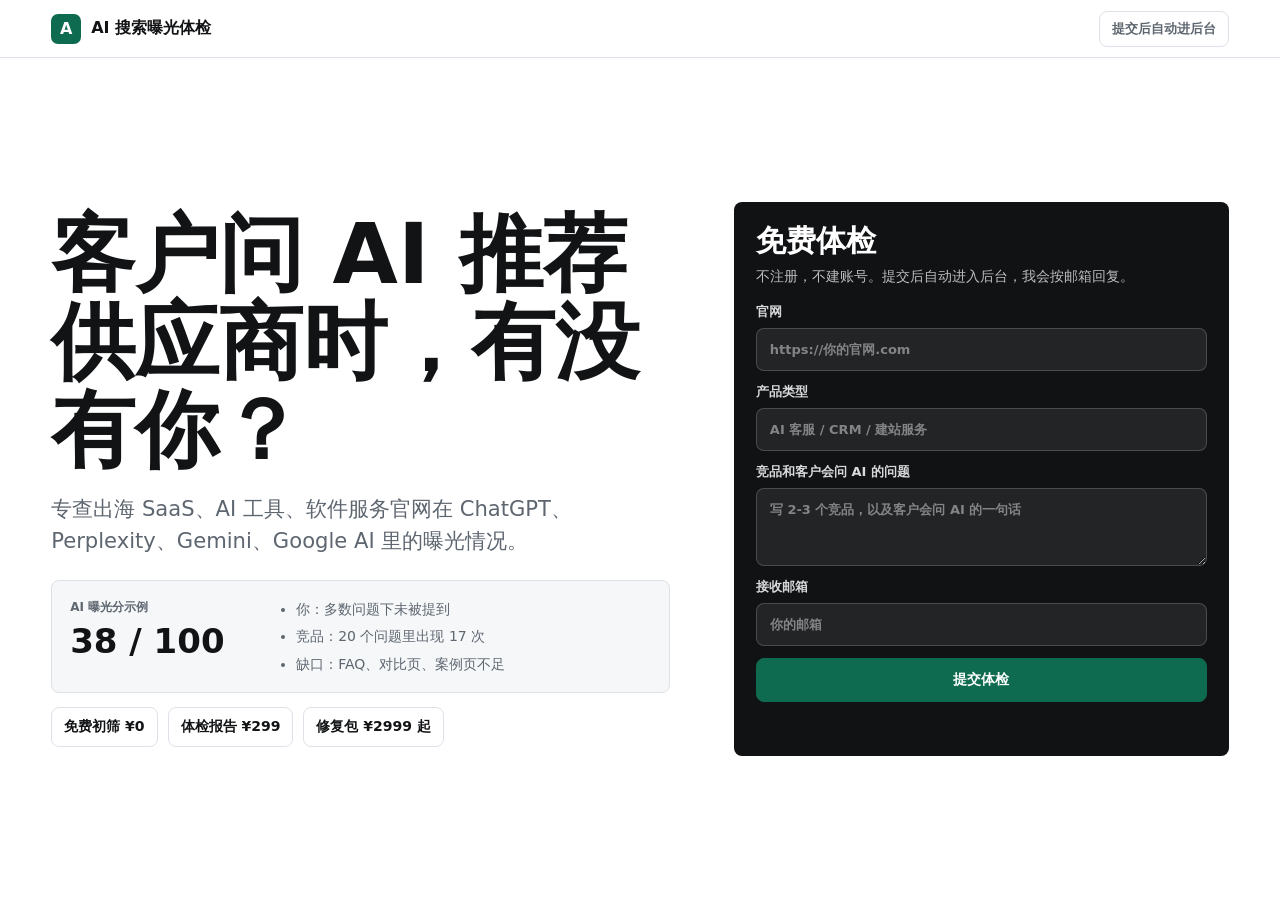
<file: index.html>
<!doctype html>
<html lang="zh-CN">
  <head>
    <meta charset="utf-8" />
    <meta name="viewport" content="width=device-width, initial-scale=1" />
    <title>AI 搜索曝光体检 | 免费查 AI 有没有推荐你</title>
    <meta
      name="description"
      content="一个极简中文工具：输入官网、产品、竞品和邮箱，提交 AI 搜索曝光体检线索。"
    />
    <meta property="og:title" content="AI 搜索曝光体检" />
    <meta property="og:description" content="客户问 AI 推荐供应商时，有没有你？" />
    <meta property="og:type" content="website" />
    <meta property="og:url" content="https://zsfd1997-glitch.github.io/" />
    <meta property="og:image" content="/assets/og.svg" />
    <meta name="twitter:card" content="summary_large_image" />
    <link rel="canonical" href="https://zsfd1997-glitch.github.io/" />
    <link rel="icon" href="/assets/favicon.svg" type="image/svg+xml" />
    <link rel="stylesheet" href="/assets/styles.css" />
  </head>
  <body>
    <header class="site-header">
      <a class="brand" href="/" aria-label="AI 搜索曝光体检首页">
        <span class="brand-mark" aria-hidden="true">A</span>
        <span>AI 搜索曝光体检</span>
      </a>
      <span class="mail-link">提交后自动进后台</span>
    </header>

    <main class="screen">
      <section class="copy" aria-labelledby="hero-title">
        <h1 id="hero-title">客户问 AI 推荐供应商时，有没有你？</h1>
        <p>专查出海 SaaS、AI 工具、软件服务官网在 ChatGPT、Perplexity、Gemini、Google AI 里的曝光情况。</p>

        <div class="score-card" aria-label="体检报告示例">
          <div>
            <small>AI 曝光分示例</small>
            <strong>38 / 100</strong>
          </div>
          <ul>
            <li>你：多数问题下未被提到</li>
            <li>竞品：20 个问题里出现 17 次</li>
            <li>缺口：FAQ、对比页、案例页不足</li>
          </ul>
        </div>

        <div class="pricing-row" aria-label="价格">
          <span>免费初筛 ¥0</span>
          <span>体检报告 ¥299</span>
          <span>修复包 ¥2999 起</span>
        </div>
      </section>

      <section class="tool" aria-labelledby="form-title">
        <h2 id="form-title">免费体检</h2>
        <p>不注册，不建账号。提交后自动进入后台，我会按邮箱回复。</p>

        <form id="lead-form" class="lead-form">
          <label class="hp" aria-hidden="true">
            公司
            <input name="company" type="text" tabindex="-1" autocomplete="off" />
          </label>
          <label>
            官网
            <input name="website" type="url" placeholder="https://你的官网.com" required />
          </label>
          <label>
            产品类型
            <input name="category" type="text" placeholder="AI 客服 / CRM / 建站服务" required />
          </label>
          <label>
            竞品和客户会问 AI 的问题
            <textarea name="context" placeholder="写 2-3 个竞品，以及客户会问 AI 的一句话" required></textarea>
          </label>
          <label>
            接收邮箱
            <input name="email" type="email" placeholder="你的邮箱" required />
          </label>
          <button class="button primary" type="submit">提交体检</button>
          <p id="form-result" class="form-result" role="status"></p>
        </form>
      </section>
    </main>

    <script src="/assets/app.js" type="module"></script>
  </body>
</html>
</file>
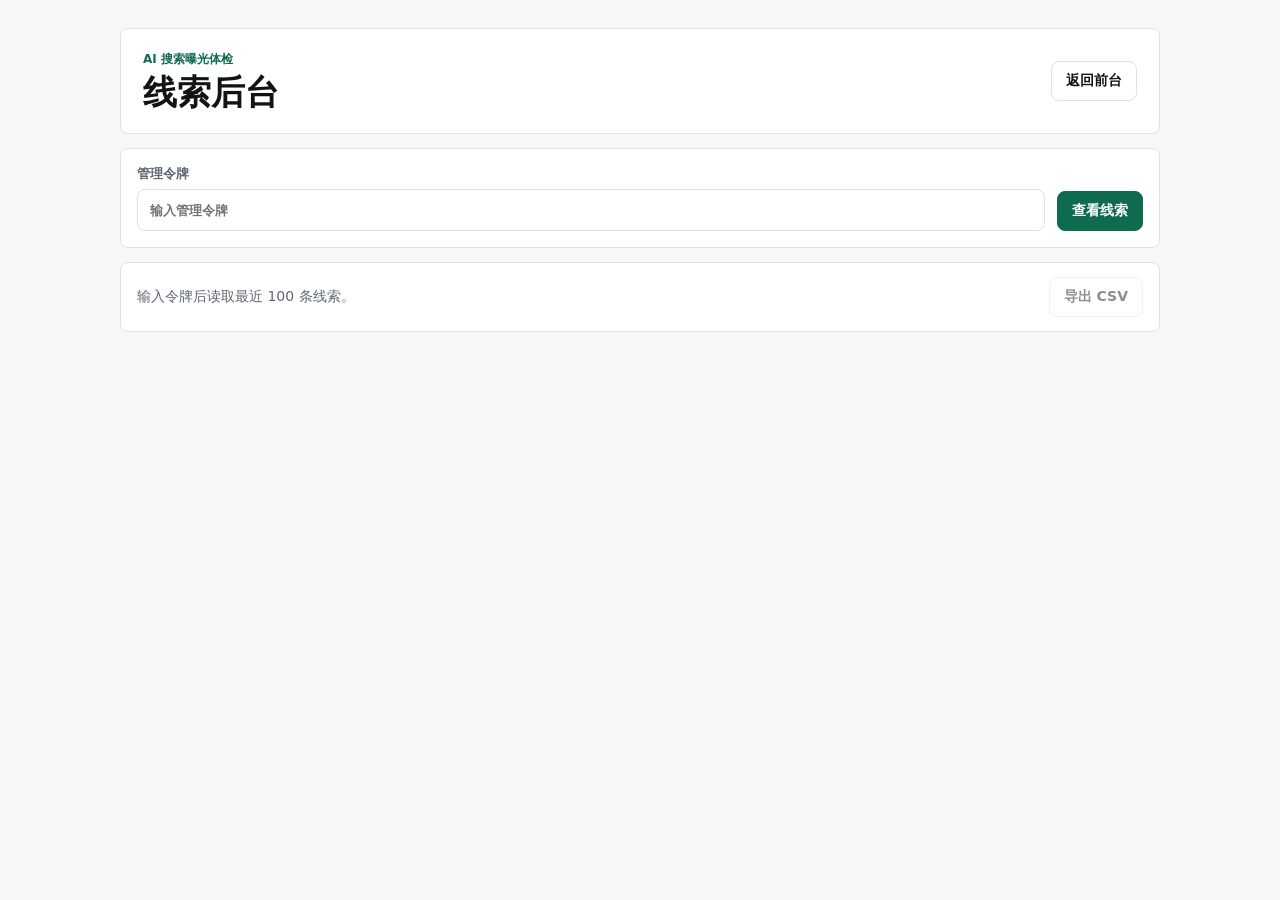
<file: admin/index.html>
<!doctype html>
<html lang="zh-CN">
  <head>
    <meta charset="utf-8" />
    <meta name="viewport" content="width=device-width, initial-scale=1" />
    <title>AI 搜索曝光体检后台</title>
    <meta name="robots" content="noindex,nofollow" />
    <link rel="icon" href="/assets/favicon.svg" type="image/svg+xml" />
    <link rel="stylesheet" href="/assets/admin.css" />
  </head>
  <body>
    <main class="admin-shell">
      <section class="admin-top">
        <div>
          <p class="eyebrow">AI 搜索曝光体检</p>
          <h1>线索后台</h1>
        </div>
        <a class="home-link" href="/">返回前台</a>
      </section>

      <form id="admin-form" class="admin-auth">
        <label>
          管理令牌
          <input id="token" name="token" type="password" autocomplete="current-password" placeholder="输入管理令牌" required />
        </label>
        <button type="submit">查看线索</button>
      </form>

      <section class="admin-actions" aria-label="后台操作">
        <p id="admin-status" role="status">输入令牌后读取最近 100 条线索。</p>
        <a id="export-link" class="export-link" href="#" aria-disabled="true">导出 CSV</a>
      </section>

      <section id="lead-list" class="lead-list" aria-label="线索列表"></section>
    </main>

    <script src="/assets/admin.js" type="module"></script>
  </body>
</html>
</file>
<file: assets/styles.css>
:root {
  --bg: #fff;
  --ink: #111315;
  --muted: #5e6670;
  --line: #dde2e8;
  --soft: #f5f7f8;
  --green: #0f6b4f;
  --green-dark: #0a4d38;
  --dark: #101214;
  --radius: 8px;
  font-family:
    Inter, ui-sans-serif, system-ui, -apple-system, BlinkMacSystemFont, "Segoe UI",
    "PingFang SC", "Microsoft YaHei", sans-serif;
}

* {
  box-sizing: border-box;
}

body {
  min-height: 100dvh;
  margin: 0;
  color: var(--ink);
  background: var(--bg);
  overflow-x: hidden;
}

a {
  color: inherit;
  text-decoration: none;
}

.site-header {
  display: flex;
  height: 58px;
  align-items: center;
  justify-content: space-between;
  gap: 16px;
  padding: 0 clamp(16px, 4vw, 56px);
  border-bottom: 1px solid var(--line);
  background: #fff;
}

.brand,
.mail-link {
  display: inline-flex;
  align-items: center;
  font-weight: 800;
}

.brand {
  gap: 10px;
  min-width: 0;
}

.brand-mark {
  display: grid;
  flex: 0 0 auto;
  width: 30px;
  height: 30px;
  place-items: center;
  border-radius: 7px;
  color: #fff;
  background: var(--green);
}

.mail-link {
  min-height: 36px;
  border: 1px solid var(--line);
  border-radius: var(--radius);
  padding: 0 12px;
  color: var(--muted);
  font-size: 13px;
}

.screen {
  display: grid;
  grid-template-columns: minmax(0, 0.9fr) minmax(360px, 0.72fr);
  gap: clamp(22px, 5vw, 72px);
  align-items: center;
  min-height: calc(100dvh - 58px);
  padding: clamp(22px, 4vw, 56px);
}

h1,
h2,
p,
ul {
  margin-top: 0;
}

h1 {
  max-width: 760px;
  margin-bottom: 18px;
  font-size: clamp(44px, 6.6vw, 88px);
  line-height: 1.04;
  letter-spacing: 0;
}

.copy > p {
  max-width: 720px;
  margin-bottom: 22px;
  color: var(--muted);
  font-size: clamp(17px, 1.65vw, 22px);
  line-height: 1.55;
}

.score-card {
  display: grid;
  grid-template-columns: 190px minmax(0, 1fr);
  gap: 18px;
  max-width: 760px;
  border: 1px solid var(--line);
  border-radius: var(--radius);
  padding: 18px;
  background: var(--soft);
}

.score-card small {
  display: block;
  margin-bottom: 8px;
  color: var(--muted);
  font-size: 12px;
  font-weight: 900;
}

.score-card strong {
  display: block;
  font-size: 34px;
  line-height: 1;
}

.score-card ul {
  display: grid;
  gap: 7px;
  margin-bottom: 0;
  padding-left: 18px;
  color: var(--muted);
  font-size: 14px;
  line-height: 1.45;
}

.pricing-row {
  display: flex;
  flex-wrap: wrap;
  gap: 10px;
  margin-top: 14px;
}

.pricing-row span {
  border: 1px solid var(--line);
  border-radius: var(--radius);
  padding: 10px 12px;
  background: #fff;
  font-size: 14px;
  font-weight: 800;
}

.tool {
  border-radius: var(--radius);
  padding: 22px;
  color: #fff;
  background: var(--dark);
}

h2 {
  margin-bottom: 8px;
  font-size: 30px;
  line-height: 1.12;
  letter-spacing: 0;
}

.tool > p {
  margin-bottom: 16px;
  color: rgba(255, 255, 255, 0.72);
  font-size: 14px;
  line-height: 1.5;
}

.lead-form {
  display: grid;
  gap: 12px;
}

.lead-form label {
  display: grid;
  gap: 7px;
  color: rgba(255, 255, 255, 0.84);
  font-size: 13px;
  font-weight: 800;
}

.hp {
  position: absolute;
  left: -9999px;
  width: 1px;
  height: 1px;
  overflow: hidden;
}

input,
textarea {
  width: 100%;
  border: 1px solid rgba(255, 255, 255, 0.18);
  border-radius: var(--radius);
  padding: 12px 13px;
  color: #fff;
  background: rgba(255, 255, 255, 0.08);
  font: inherit;
}

input {
  height: 43px;
}

textarea {
  min-height: 78px;
  resize: vertical;
}

input::placeholder,
textarea::placeholder {
  color: rgba(255, 255, 255, 0.44);
}

.button {
  display: inline-flex;
  min-height: 44px;
  align-items: center;
  justify-content: center;
  border: 1px solid var(--green);
  border-radius: var(--radius);
  padding: 0 18px;
  color: #fff;
  background: var(--green);
  font-size: 14px;
  font-weight: 900;
  cursor: pointer;
}

.button:hover {
  background: var(--green-dark);
}

.button:disabled {
  cursor: wait;
  opacity: 0.65;
}

.form-result {
  min-height: 20px;
  margin: 0;
  color: #b8f3d6;
  font-size: 13px;
}

@media (max-width: 860px) {
  .site-header {
    height: 48px;
    padding: 0 12px;
  }

  .brand {
    font-size: 13px;
  }

  .brand-mark {
    width: 26px;
    height: 26px;
  }

  .mail-link {
    min-height: 30px;
    padding: 0 9px;
    font-size: 12px;
  }

  .screen {
    display: flex;
    min-height: calc(100dvh - 48px);
    flex-direction: column;
    justify-content: center;
    gap: 12px;
    padding: 12px;
  }

  h1 {
    margin-bottom: 8px;
    font-size: clamp(29px, 9vw, 38px);
    line-height: 1.08;
  }

  .copy > p {
    margin-bottom: 10px;
    font-size: 13px;
    line-height: 1.48;
  }

  .score-card {
    display: none;
  }

  .pricing-row {
    gap: 6px;
    margin-top: 0;
  }

  .pricing-row span {
    padding: 7px 8px;
    font-size: 12px;
  }

  .tool {
    width: 100%;
    padding: 14px;
  }

  h2 {
    margin-bottom: 4px;
    font-size: 22px;
  }

  .tool > p {
    margin-bottom: 10px;
    font-size: 12px;
  }

  .lead-form {
    gap: 8px;
  }

  .lead-form label {
    gap: 5px;
    font-size: 12px;
  }

  input {
    height: 38px;
  }

  input,
  textarea {
    padding: 9px 10px;
    font-size: 13px;
  }

  textarea {
    min-height: 58px;
  }

  .button {
    min-height: 38px;
  }
}

@media (max-height: 760px) and (max-width: 860px) {
  .screen {
    justify-content: flex-start;
  }

  h1 {
    font-size: 28px;
  }

  .copy > p {
    display: none;
  }

  .pricing-row {
    display: none;
  }
}
</file>
<file: assets/admin.css>
:root {
  --bg: #f6f7f8;
  --ink: #111315;
  --muted: #5f6872;
  --line: #dde2e8;
  --green: #0f6b4f;
  --dark: #101214;
  --radius: 8px;
  font-family:
    Inter, ui-sans-serif, system-ui, -apple-system, BlinkMacSystemFont, "Segoe UI",
    "PingFang SC", "Microsoft YaHei", sans-serif;
}

* {
  box-sizing: border-box;
}

body {
  margin: 0;
  color: var(--ink);
  background: var(--bg);
}

a {
  color: inherit;
  text-decoration: none;
}

.admin-shell {
  width: min(1040px, calc(100% - 32px));
  margin: 0 auto;
  padding: 28px 0;
}

.admin-top,
.admin-actions,
.admin-auth,
.lead-card {
  border: 1px solid var(--line);
  border-radius: var(--radius);
  background: #fff;
}

.admin-top {
  display: flex;
  align-items: center;
  justify-content: space-between;
  gap: 16px;
  padding: 22px;
}

.eyebrow {
  margin: 0 0 6px;
  color: var(--green);
  font-size: 12px;
  font-weight: 900;
}

h1 {
  margin: 0;
  font-size: 34px;
  line-height: 1.1;
}

.home-link,
.export-link,
.admin-auth button {
  display: inline-flex;
  min-height: 40px;
  align-items: center;
  justify-content: center;
  border-radius: var(--radius);
  padding: 0 14px;
  font-size: 14px;
  font-weight: 900;
}

.home-link,
.export-link {
  border: 1px solid var(--line);
}

.admin-auth {
  display: grid;
  grid-template-columns: minmax(0, 1fr) auto;
  gap: 12px;
  margin-top: 14px;
  padding: 16px;
}

.admin-auth label {
  display: grid;
  gap: 6px;
  color: var(--muted);
  font-size: 13px;
  font-weight: 900;
}

.admin-auth input {
  height: 42px;
  border: 1px solid var(--line);
  border-radius: var(--radius);
  padding: 0 12px;
  color: var(--ink);
  font: inherit;
}

.admin-auth button {
  align-self: end;
  border: 1px solid var(--green);
  color: #fff;
  background: var(--green);
  cursor: pointer;
}

.admin-actions {
  display: flex;
  align-items: center;
  justify-content: space-between;
  gap: 12px;
  margin-top: 14px;
  padding: 14px 16px;
}

.admin-actions p {
  margin: 0;
  color: var(--muted);
  font-size: 14px;
}

.export-link[aria-disabled="true"] {
  cursor: not-allowed;
  opacity: 0.48;
  pointer-events: none;
}

.lead-list {
  display: grid;
  gap: 12px;
  margin-top: 14px;
}

.lead-card {
  display: grid;
  gap: 10px;
  padding: 16px;
}

.lead-card header {
  display: flex;
  justify-content: space-between;
  gap: 12px;
}

.lead-card h2 {
  margin: 0;
  font-size: 18px;
}

.lead-card time {
  color: var(--muted);
  font-size: 12px;
  white-space: nowrap;
}

.lead-meta {
  display: flex;
  flex-wrap: wrap;
  gap: 8px;
}

.lead-meta span,
.empty-state {
  border: 1px solid var(--line);
  border-radius: var(--radius);
  padding: 7px 9px;
  color: var(--muted);
  background: #fafafa;
  font-size: 13px;
}

.lead-card p {
  margin: 0;
  color: #24282c;
  font-size: 14px;
  line-height: 1.55;
}

.empty-state {
  padding: 18px;
  background: #fff;
}

@media (max-width: 640px) {
  .admin-shell {
    width: min(100% - 24px, 1040px);
    padding: 16px 0;
  }

  .admin-top,
  .admin-actions,
  .lead-card header {
    align-items: flex-start;
    flex-direction: column;
  }

  .admin-auth {
    grid-template-columns: 1fr;
  }

  h1 {
    font-size: 28px;
  }
}
</file>
